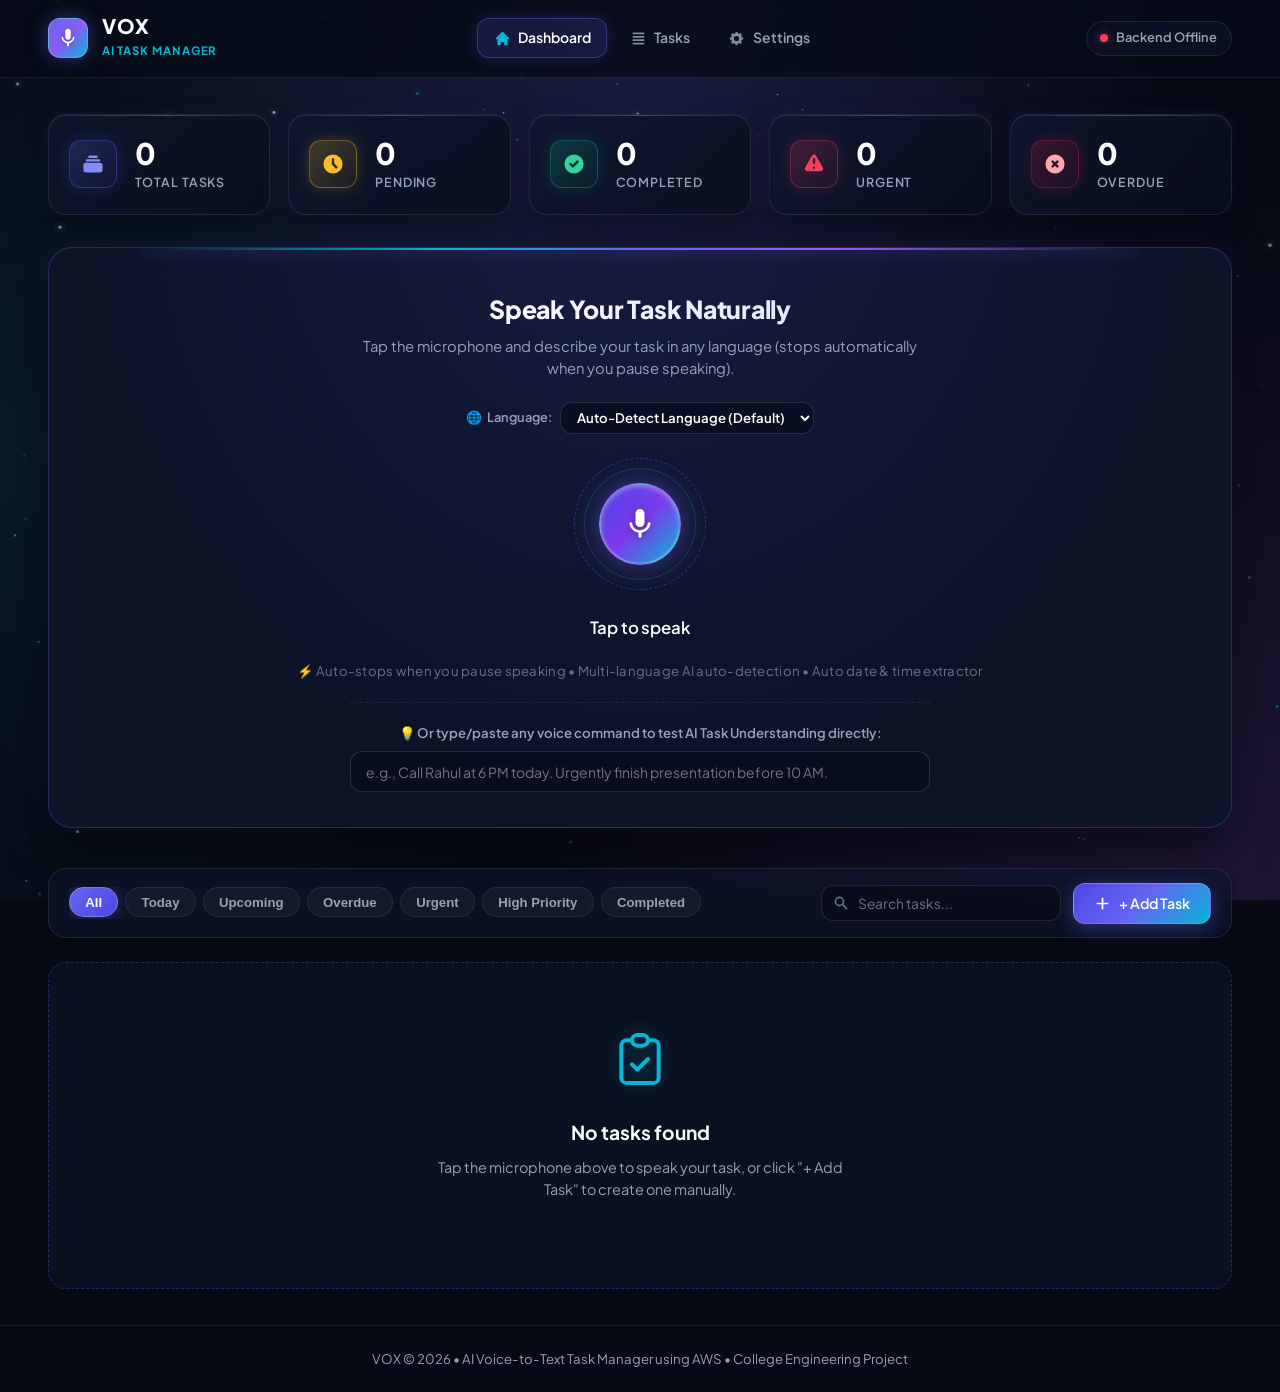
<file: frontend/index.html>
<!DOCTYPE html>
<html lang="en">
<head>
    <meta charset="UTF-8">
    <meta name="viewport" content="width=device-width, initial-scale=1.0">
    <title>VOX - AI Voice-to-Text Task Manager</title>
    <!-- Fonts -->
    <link rel="preconnect" href="https://fonts.googleapis.com">
    <link rel="preconnect" href="https://fonts.gstatic.com" crossorigin>
    <link href="https://fonts.googleapis.com/css2?family=Plus+Jakarta+Sans:wght@400;500;600;700;800&family=JetBrains+Mono:wght@500;700&display=swap" rel="stylesheet">
    <!-- Stylesheets -->
    <link rel="stylesheet" href="css/style.css">
    <link rel="stylesheet" href="css/dashboard.css">
    <link rel="stylesheet" href="css/responsive.css">
</head>
<body>
    <div class="app-container">
        <!-- App Header -->
        <header class="app-header">
            <div class="header-inner">
                <a href="index.html" class="brand">
                    <div class="brand-icon">
                        <svg viewBox="0 0 24 24"><path d="M12 14c1.66 0 3-1.34 3-3V5c0-1.66-1.34-3-3-3S9 3.34 9 5v6c0 1.66 1.34 3 3 3zm5.3-3c0 3-2.54 5.1-5.3 5.1S6.7 14 6.7 11H5c0 3.41 2.72 6.23 6 6.72V21h2v-3.28c3.28-.48 6-3.3 6-6.72h-1.7z"/></svg>
                    </div>
                    <div class="brand-text">
                        <h1>VOX</h1>
                        <span>AI Task Manager</span>
                    </div>
                </a>

                <nav>
                    <ul class="nav-links">
                        <li class="nav-item">
                            <a href="index.html" class="active">
                                <svg viewBox="0 0 20 20" fill="currentColor"><path d="M10.707 2.293a1 1 0 00-1.414 0l-7 7a1 1 0 001.414 1.414L4 10.414V17a1 1 0 001 1h2a1 1 0 001-1v-2a1 1 0 011-1h2a1 1 0 011 1v2a1 1 0 001 1h2a1 1 0 001-1v-6.586l.293.293a1 1 0 001.414-1.414l-7-7z"/></svg>
                                <span>Dashboard</span>
                            </a>
                        </li>
                        <li class="nav-item">
                            <a href="tasks.html">
                                <svg viewBox="0 0 20 20" fill="currentColor"><path fill-rule="evenodd" d="M3 4a1 1 0 011-1h12a1 1 0 110 2H4a1 1 0 01-1-1zm0 4a1 1 0 011-1h12a1 1 0 110 2H4a1 1 0 01-1-1zm0 4a1 1 0 011-1h12a1 1 0 110 2H4a1 1 0 01-1-1zm0 4a1 1 0 011-1h12a1 1 0 110 2H4a1 1 0 01-1-1z" clip-rule="evenodd"/></svg>
                                <span>Tasks</span>
                            </a>
                        </li>
                        <li class="nav-item">
                            <a href="settings.html">
                                <svg viewBox="0 0 20 20" fill="currentColor"><path fill-rule="evenodd" d="M11.49 3.17c-.38-1.56-2.6-1.56-2.98 0a1.532 1.532 0 01-2.286.948c-1.372-.836-2.942.734-2.106 2.106.54.886.061 2.042-.947 2.287-1.561.379-1.561 2.6 0 2.978a1.532 1.532 0 01.947 2.287c-.836 1.372.734 2.942 2.106 2.106a1.532 1.532 0 012.287.947c.379 1.561 2.6 1.561 2.978 0a1.533 1.533 0 012.287-.947c1.372.836 2.942-.734 2.106-2.106a1.533 1.533 0 01.947-2.287c1.561-.379 1.561-2.6 0-2.978a1.532 1.532 0 01-.947-2.287c.836-1.372-.734-2.942-2.106-2.106a1.532 1.532 0 01-2.287-.947zM10 13a3 3 0 100-6 3 3 0 000 6z" clip-rule="evenodd"/></svg>
                                <span>Settings</span>
                            </a>
                        </li>
                    </ul>
                </nav>

                <div class="header-status" id="server-status-pill">
                    <span class="status-dot" id="server-status-dot"></span>
                    <span id="server-status-text">Connecting...</span>
                </div>
            </div>
        </header>

        <!-- Main Dashboard Content -->
        <main class="main-content">
            <!-- 1. Statistics Cards -->
            <section class="stats-grid" aria-label="Dashboard Statistics">
                <div class="stat-card">
                    <div class="stat-icon total">
                        <svg viewBox="0 0 20 20" fill="currentColor"><path d="M7 3a1 1 0 000 2h6a1 1 0 100-2H7zM4 7a1 1 0 011-1h10a1 1 0 110 2H5a1 1 0 01-1-1zM2 11a2 2 0 012-2h12a2 2 0 012 2v4a2 2 0 01-2 2H4a2 2 0 01-2-2v-4z"/></svg>
                    </div>
                    <div class="stat-info">
                        <span class="stat-value" id="stat-total">0</span>
                        <span class="stat-label">Total Tasks</span>
                    </div>
                </div>

                <div class="stat-card">
                    <div class="stat-icon pending">
                        <svg viewBox="0 0 20 20" fill="currentColor"><path fill-rule="evenodd" d="M10 18a8 8 0 100-16 8 8 0 000 16zm1-12a1 1 0 10-2 0v4a1 1 0 00.293.707l2.828 2.829a1 1 0 101.415-1.415L11 9.586V6z" clip-rule="evenodd"/></svg>
                    </div>
                    <div class="stat-info">
                        <span class="stat-value" id="stat-pending">0</span>
                        <span class="stat-label">Pending</span>
                    </div>
                </div>

                <div class="stat-card">
                    <div class="stat-icon completed">
                        <svg viewBox="0 0 20 20" fill="currentColor"><path fill-rule="evenodd" d="M10 18a8 8 0 100-16 8 8 0 000 16zm3.707-9.293a1 1 0 00-1.414-1.414L9 10.586 7.707 9.293a1 1 0 00-1.414 1.414l2 2a1 1 0 001.414 0l4-4z" clip-rule="evenodd"/></svg>
                    </div>
                    <div class="stat-info">
                        <span class="stat-value" id="stat-completed">0</span>
                        <span class="stat-label">Completed</span>
                    </div>
                </div>

                <div class="stat-card">
                    <div class="stat-icon urgent">
                        <svg viewBox="0 0 20 20" fill="currentColor"><path fill-rule="evenodd" d="M8.257 3.099c.765-1.36 2.722-1.36 3.486 0l5.58 9.92c.75 1.334-.213 2.98-1.742 2.98H4.42c-1.53 0-2.493-1.646-1.743-2.98l5.58-9.92zM11 13a1 1 0 11-2 0 1 1 0 012 0zm-1-8a1 1 0 00-1 1v3a1 1 0 002 0V6a1 1 0 00-1-1z" clip-rule="evenodd"/></svg>
                    </div>
                    <div class="stat-info">
                        <span class="stat-value" id="stat-urgent">0</span>
                        <span class="stat-label">Urgent</span>
                    </div>
                </div>

                <div class="stat-card">
                    <div class="stat-icon overdue">
                        <svg viewBox="0 0 20 20" fill="currentColor"><path fill-rule="evenodd" d="M10 18a8 8 0 100-16 8 8 0 000 16zM8.707 7.293a1 1 0 00-1.414 1.414L8.586 10l-1.293 1.293a1 1 0 101.414 1.414L10 11.414l1.293 1.293a1 1 0 001.414-1.414L11.414 10l1.293-1.293a1 1 0 00-1.414-1.414L10 8.586 8.707 7.293z" clip-rule="evenodd"/></svg>
                    </div>
                    <div class="stat-info">
                        <span class="stat-value" id="stat-overdue">0</span>
                        <span class="stat-label">Overdue</span>
                    </div>
                </div>
            </section>

            <!-- 2. Voice Recorder Hero Card -->
            <section class="recorder-card" id="recorder-card">
                <div class="recorder-header">
                    <h2>Speak Your Task Naturally</h2>
                    <p>Tap the microphone and describe your task in any language (stops automatically when you pause speaking).</p>
                </div>

                <!-- Language Selection -->
                <div style="display: flex; justify-content: center; align-items: center; gap: 0.5rem; margin-bottom: 1.25rem;">
                    <label for="pref-speech-language" style="font-size: 0.8rem; font-weight: 600; color: var(--text-muted); display: flex; align-items: center; gap: 0.35rem;">
                        <span>🌐</span> Language:
                    </label>
                    <select id="pref-speech-language" class="form-control" style="width: auto; padding: 0.35rem 0.75rem; font-size: 0.825rem; font-weight: 600;">
                        <option value="auto" selected>Auto-Detect Language (Default)</option>
                        <option value="en-IN">English (India)</option>
                        <option value="en-US">English (US)</option>
                        <option value="hi-IN">Hindi (हिंदी)</option>
                        <option value="es-ES">Spanish (Español)</option>
                        <option value="fr-FR">French (Français)</option>
                        <option value="de-DE">German (Deutsch)</option>
                    </select>
                </div>

                <div class="mic-wrapper">
                    <div class="orbit-ring orbit-ring-1"></div>
                    <div class="orbit-ring orbit-ring-2"></div>
                    <div class="pulse-ring"></div>
                    <button class="mic-button" id="mic-toggle-btn" aria-label="Start Voice Recording">
                        <svg viewBox="0 0 24 24"><path d="M12 14c1.66 0 3-1.34 3-3V5c0-1.66-1.34-3-3-3S9 3.34 9 5v6c0 1.66 1.34 3 3 3zm5.3-3c0 3-2.54 5.1-5.3 5.1S6.7 14 6.7 11H5c0 3.41 2.72 6.23 6 6.72V21h2v-3.28c3.28-.48 6-3.3 6-6.72h-1.7z"/></svg>
                    </button>
                </div>

                <div class="recorder-status-text" id="recorder-status">Tap to speak</div>
                <div class="recorder-timer" id="recorder-timer">00:00</div>

                <!-- Animated Sound Wave Indicator -->
                <div class="sound-wave" id="sound-wave">
                    <span></span><span></span><span></span><span></span><span></span><span></span><span></span>
                </div>

                <div class="recorder-actions">
                    <button class="btn btn-danger btn-sm" id="mic-stop-btn">
                        <svg viewBox="0 0 20 20" fill="currentColor"><path fill-rule="evenodd" d="M10 18a8 8 0 100-16 8 8 0 000 16zM8 7a1 1 0 00-1 1v4a1 1 0 001 1h4a1 1 0 001-1V8a1 1 0 00-1-1H8z" clip-rule="evenodd"/></svg>
                        Stop Recording
                    </button>
                </div>

                <div class="recorder-hints">
                    ⚡ Auto-stops when you pause speaking &bull; Multi-language AI auto-detection &bull; Auto date &amp; time extractor
                </div>

                <!-- Direct Natural Language Command Test Input -->
                <div style="margin-top: 1.25rem; padding-top: 1.25rem; border-top: 1px dashed var(--border); max-width: 580px; margin-left: auto; margin-right: auto;">
                    <div style="font-size: 0.825rem; font-weight: 600; color: var(--text-muted); margin-bottom: 0.5rem;">
                        💡 Or type/paste any voice command to test AI Task Understanding directly:
                    </div>
                    <form id="text-command-form">
                        <input type="text" id="text-command-input" class="form-control" style="font-size: 0.875rem;" placeholder="e.g., Call Rahul at 6 PM today. Urgently finish presentation before 10 AM.">
                    </form>
                </div>
            </section>

            <!-- 3. Tasks Toolbar (Filter Pills, Search, Add Task) -->
            <section class="tasks-toolbar">
                <div class="filter-pills" id="filter-pills">
                    <button class="filter-pill active" data-filter="all">All</button>
                    <button class="filter-pill" data-filter="today">Today</button>
                    <button class="filter-pill" data-filter="upcoming">Upcoming</button>
                    <button class="filter-pill" data-filter="overdue">Overdue</button>
                    <button class="filter-pill" data-filter="urgent">Urgent</button>
                    <button class="filter-pill" data-filter="high">High Priority</button>
                    <button class="filter-pill" data-filter="completed">Completed</button>
                </div>

                <div style="display: flex; gap: 0.75rem; align-items: center;">
                    <div class="search-box">
                        <svg viewBox="0 0 20 20" fill="currentColor"><path fill-rule="evenodd" d="M8 4a4 4 0 100 8 4 4 0 000-8zM2 8a6 6 0 1110.89 3.476l4.817 4.817a1 1 0 01-1.414 1.414l-4.816-4.816A6 6 0 012 8z" clip-rule="evenodd"/></svg>
                        <input type="text" id="task-search-input" placeholder="Search tasks...">
                    </div>

                    <button class="btn btn-primary" id="open-add-modal-btn">
                        <svg viewBox="0 0 20 20" fill="currentColor"><path fill-rule="evenodd" d="M10 3a1 1 0 011 1v5h5a1 1 0 110 2h-5v5a1 1 0 11-2 0v-5H4a1 1 0 110-2h5V4a1 1 0 011-1z" clip-rule="evenodd"/></svg>
                        <span>+ Add Task</span>
                    </button>
                </div>
            </section>

            <!-- 4. Tasks Container -->
            <section class="tasks-container" id="tasks-container">
                <!-- Dynamically populated via JavaScript -->
                <div class="empty-state" id="tasks-empty-state">
                    <svg class="empty-state-icon" viewBox="0 0 24 24" fill="none" stroke="currentColor" stroke-width="1.5"><path stroke-linecap="round" stroke-linejoin="round" d="M9 5H7a2 2 0 00-2 2v12a2 2 0 002 2h10a2 2 0 002-2V7a2 2 0 00-2-2h-2M9 5a2 2 0 002 2h2a2 2 0 002-2M9 5a2 2 0 012-2h2a2 2 0 012 2m-6 9l2 2 4-4"/></svg>
                    <h3>No tasks found</h3>
                    <p>Tap the microphone above to speak your task, or click "+ Add Task" to create one manually.</p>
                </div>
            </section>
        </main>

        <!-- ==============================================================================
             MODAL 1: TASK DETECTED PREVIEW & DIRECT EDIT POPUP (Human-in-the-Loop)
             ============================================================================== -->
        <div class="modal-overlay" id="preview-modal">
            <div class="modal-content">
                <div class="modal-header">
                    <h3>
                        <span style="color: var(--accent-cyan); font-size: 1.3rem;">⚡</span>
                        Task Detected
                    </h3>
                    <div style="display: flex; align-items: center; gap: 0.75rem;">
                        <span class="cyber-chip" id="preview-language-chip">🌐 Auto-Detected</span>
                        <button class="modal-close" onclick="closeModal('preview-modal')">&times;</button>
                    </div>
                </div>
                <div class="modal-body">
                    <p style="font-size: 0.875rem; color: var(--text-muted); margin-bottom: 0.85rem;">
                        Our AI caught the following details. You can adjust the date, time, or title before assigning:
                    </p>

                    <!-- Original Voice Transcription Box -->
                    <div class="transcript-quote-box">
                        <div style="font-size: 0.72rem; text-transform: uppercase; color: var(--accent-cyan); font-weight: 700; margin-bottom: 0.25rem; letter-spacing: 0.05em;">
                            🎙️ Original Voice Transcription
                        </div>
                        <div class="transcript-quote" id="preview-transcript">"..."</div>
                    </div>

                    <!-- Direct In-Place Editable Fields -->
                    <div class="form-group">
                        <label for="preview-edit-title">
                            <span>Task Title *</span>
                            <span class="auto-badge">AI Extracted</span>
                        </label>
                        <input type="text" id="preview-edit-title" class="form-control" required placeholder="e.g., Submit DBMS Assignment" maxlength="200">
                    </div>

                    <div class="form-row">
                        <div class="form-group">
                            <label for="preview-edit-date">
                                <span>Due Date</span>
                                <span class="auto-badge">Auto-Caught</span>
                            </label>
                            <input type="date" id="preview-edit-date" class="form-control">
                        </div>
                        <div class="form-group">
                            <label for="preview-edit-time">
                                <span>Due Time</span>
                                <span class="auto-badge">Auto-Caught</span>
                            </label>
                            <input type="time" id="preview-edit-time" class="form-control">
                        </div>
                    </div>

                    <div class="form-row">
                        <div class="form-group">
                            <label for="preview-edit-priority">
                                <span>Priority</span>
                                <span class="auto-badge">AI Extracted</span>
                            </label>
                            <select id="preview-edit-priority" class="form-control">
                                <option value="LOW">Low</option>
                                <option value="MEDIUM">Medium</option>
                                <option value="HIGH">High</option>
                                <option value="CRITICAL">Critical</option>
                            </select>
                        </div>
                        <div class="form-group">
                            <label for="preview-edit-category">
                                <span>Category</span>
                                <span class="auto-badge">AI Extracted</span>
                            </label>
                            <select id="preview-edit-category" class="form-control">
                                <option value="College">College</option>
                                <option value="Work">Work</option>
                                <option value="Personal">Personal</option>
                                <option value="Shopping">Shopping</option>
                                <option value="Health">Health</option>
                                <option value="Finance">Finance</option>
                                <option value="Meeting">Meeting</option>
                                <option value="Study">Study</option>
                                <option value="Other">Other</option>
                            </select>
                        </div>
                    </div>

                    <div class="form-group" style="margin-bottom: 0.5rem;">
                        <label class="form-checkbox">
                            <input type="checkbox" id="preview-edit-urgent">
                            <span style="font-weight: 600; color: var(--color-urgent);">⚡ Mark as Urgent (Requires immediate attention)</span>
                        </label>
                    </div>
                </div>
                <div class="modal-footer">
                    <button type="button" class="btn btn-secondary" onclick="closeModal('preview-modal')">Discard</button>
                    <button type="button" class="btn btn-primary" id="preview-confirm-btn" style="background: linear-gradient(135deg, var(--accent-cyan), var(--primary)); border-color: rgba(255,255,255,0.25); box-shadow: 0 0 20px rgba(6, 182, 212, 0.4);">
                        <svg viewBox="0 0 20 20" fill="currentColor" width="16" height="16"><path fill-rule="evenodd" d="M10 18a8 8 0 100-16 8 8 0 000 16zm3.707-9.293a1 1 0 00-1.414-1.414L9 10.586 7.707 9.293a1 1 0 00-1.414 1.414l2 2a1 1 0 001.414 0l4-4z" clip-rule="evenodd"/></svg>
                        <span>🚀 Confirm &amp; Assign Task</span>
                    </button>
                </div>
            </div>
        </div>

        <!-- ==============================================================================
             MODAL 2: ADD / EDIT TASK FORM
             ============================================================================== -->
        <div class="modal-overlay" id="task-form-modal">
            <div class="modal-content">
                <div class="modal-header">
                    <h3 id="form-modal-title">Create New Task</h3>
                    <button class="modal-close" onclick="closeModal('task-form-modal')">&times;</button>
                </div>
                <form id="task-form">
                    <div class="modal-body">
                        <input type="hidden" id="form-task-id">

                        <div class="form-group">
                            <label for="form-title">Task Title *</label>
                            <input type="text" id="form-title" class="form-control" placeholder="e.g., Submit DBMS assignment" required maxlength="200">
                        </div>

                        <div class="form-group">
                            <label for="form-description">Description</label>
                            <textarea id="form-description" class="form-control" rows="2" placeholder="Optional notes or details..."></textarea>
                        </div>

                        <div class="form-row">
                            <div class="form-group">
                                <label for="form-due-date">Due Date</label>
                                <input type="date" id="form-due-date" class="form-control">
                            </div>
                            <div class="form-group">
                                <label for="form-due-time">Due Time</label>
                                <input type="time" id="form-due-time" class="form-control">
                            </div>
                        </div>

                        <div class="form-row">
                            <div class="form-group">
                                <label for="form-priority">Priority</label>
                                <select id="form-priority" class="form-control">
                                    <option value="LOW">Low</option>
                                    <option value="MEDIUM" selected>Medium</option>
                                    <option value="HIGH">High</option>
                                    <option value="CRITICAL">Critical</option>
                                </select>
                            </div>
                            <div class="form-group">
                                <label for="form-category">Category</label>
                                <select id="form-category" class="form-control">
                                    <option value="College" selected>College</option>
                                    <option value="Work">Work</option>
                                    <option value="Personal">Personal</option>
                                    <option value="Shopping">Shopping</option>
                                    <option value="Health">Health</option>
                                    <option value="Finance">Finance</option>
                                    <option value="Meeting">Meeting</option>
                                    <option value="Study">Study</option>
                                    <option value="Other">Other</option>
                                </select>
                            </div>
                        </div>

                        <div class="form-group">
                            <label class="form-checkbox">
                                <input type="checkbox" id="form-urgent">
                                <span style="font-weight: 600; color: var(--color-urgent);">Mark as Urgent (requires immediate attention)</span>
                            </label>
                        </div>
                    </div>
                    <div class="modal-footer">
                        <button type="button" class="btn btn-secondary" onclick="closeModal('task-form-modal')">Cancel</button>
                        <button type="submit" class="btn btn-primary" id="form-submit-btn">Save Task</button>
                    </div>
                </form>
            </div>
        </div>

        <!-- ==============================================================================
             MODAL 3: DELETE CONFIRMATION
             ============================================================================== -->
        <div class="modal-overlay" id="delete-modal">
            <div class="modal-content" style="max-width: 420px;">
                <div class="modal-header">
                    <h3 style="color: var(--color-urgent);">Delete Task</h3>
                    <button class="modal-close" onclick="closeModal('delete-modal')">&times;</button>
                </div>
                <div class="modal-body">
                    <p style="font-size: 0.95rem; color: var(--text-main); margin-bottom: 0.5rem;">
                        Are you sure you want to delete this task?
                    </p>
                    <p style="font-size: 0.85rem; color: var(--text-muted);">
                        This action is irreversible and the task will be permanently removed.
                    </p>
                    <input type="hidden" id="delete-task-id">
                </div>
                <div class="modal-footer">
                    <button class="btn btn-secondary" onclick="closeModal('delete-modal')">Cancel</button>
                    <button class="btn btn-danger" id="confirm-delete-btn">Delete Permanently</button>
                </div>
            </div>
        </div>

        <!-- Toast Notifications Container -->
        <div id="toast-container" aria-live="polite"></div>

        <!-- Footer -->
        <footer class="app-footer">
            <p>VOX &copy; 2026 &bull; AI Voice-to-Text Task Manager using AWS &bull; College Engineering Project</p>
        </footer>
    </div>

    <!-- Application JavaScript Modules -->
    <script src="js/utils.js"></script>
    <script src="js/api.js"></script>
    <script src="js/recorder.js"></script>
    <script src="js/dashboard.js"></script>
    <script src="js/space.js"></script>
</body>
</html>
</file>
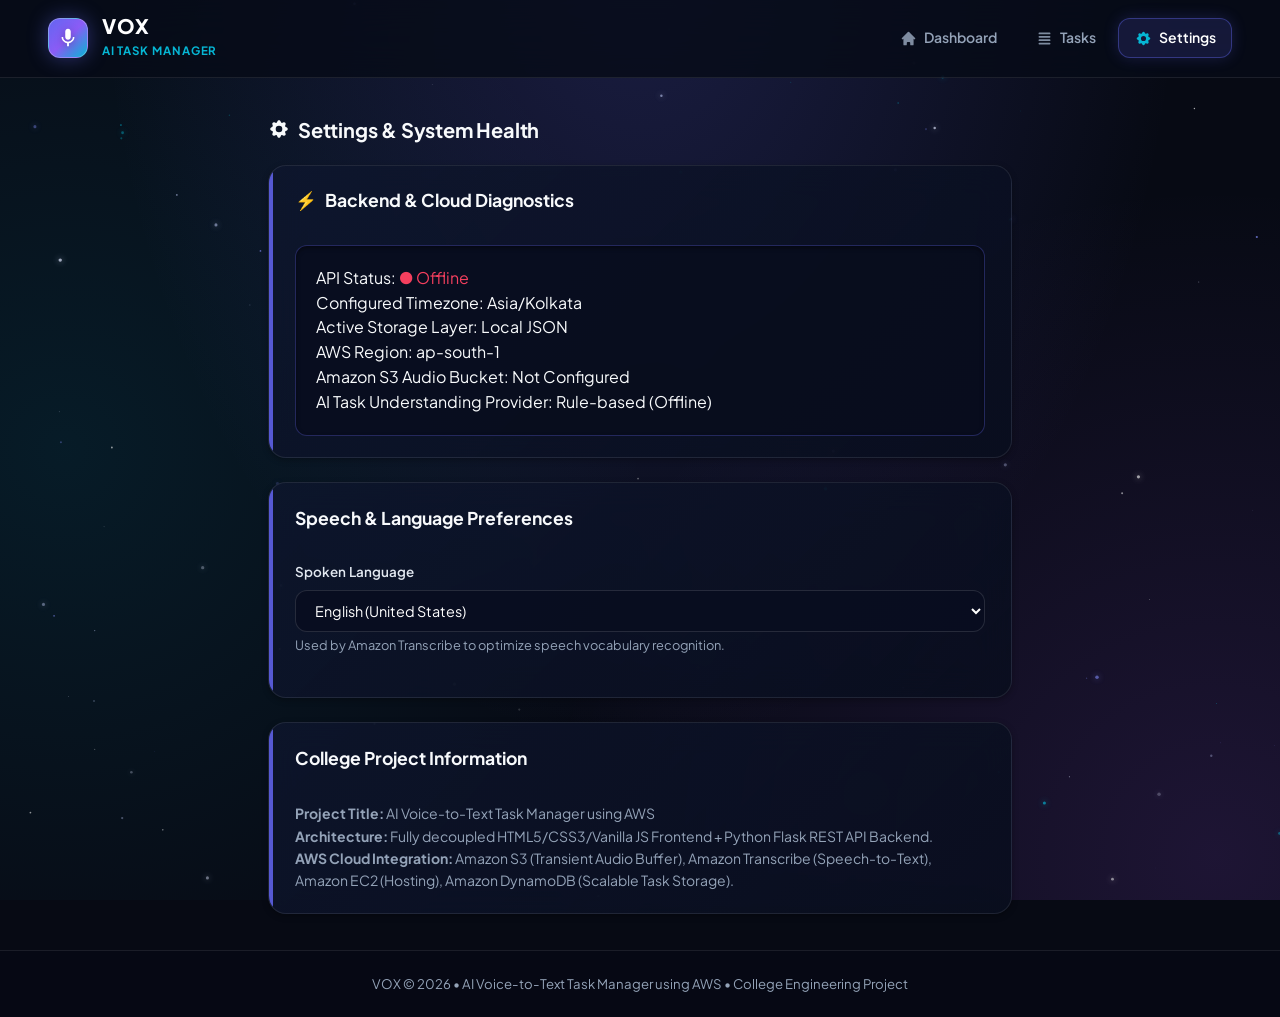
<file: frontend/settings.html>
<!DOCTYPE html>
<html lang="en">
<head>
    <meta charset="UTF-8">
    <meta name="viewport" content="width=device-width, initial-scale=1.0">
    <title>Settings - VOX Task Manager</title>
    <!-- Fonts -->
    <link rel="preconnect" href="https://fonts.googleapis.com">
    <link rel="preconnect" href="https://fonts.gstatic.com" crossorigin>
    <link href="https://fonts.googleapis.com/css2?family=Plus+Jakarta+Sans:wght@400;500;600;700;800&family=JetBrains+Mono:wght@500;700&display=swap" rel="stylesheet">
    <!-- Stylesheets -->
    <link rel="stylesheet" href="css/style.css">
    <link rel="stylesheet" href="css/dashboard.css">
    <link rel="stylesheet" href="css/responsive.css">
</head>
<body>
    <div class="app-container">
        <!-- Header -->
        <header class="app-header">
            <div class="header-inner">
                <a href="index.html" class="brand">
                    <div class="brand-icon">
                        <svg viewBox="0 0 24 24"><path d="M12 14c1.66 0 3-1.34 3-3V5c0-1.66-1.34-3-3-3S9 3.34 9 5v6c0 1.66 1.34 3 3 3zm5.3-3c0 3-2.54 5.1-5.3 5.1S6.7 14 6.7 11H5c0 3.41 2.72 6.23 6 6.72V21h2v-3.28c3.28-.48 6-3.3 6-6.72h-1.7z"/></svg>
                    </div>
                    <div class="brand-text">
                        <h1>VOX</h1>
                        <span>AI Task Manager</span>
                    </div>
                </a>

                <nav>
                    <ul class="nav-links">
                        <li class="nav-item">
                            <a href="index.html">
                                <svg viewBox="0 0 20 20" fill="currentColor"><path d="M10.707 2.293a1 1 0 00-1.414 0l-7 7a1 1 0 001.414 1.414L4 10.414V17a1 1 0 001 1h2a1 1 0 001-1v-2a1 1 0 011-1h2a1 1 0 011 1v2a1 1 0 001 1h2a1 1 0 001-1v-6.586l.293.293a1 1 0 001.414-1.414l-7-7z"/></svg>
                                <span>Dashboard</span>
                            </a>
                        </li>
                        <li class="nav-item">
                            <a href="tasks.html">
                                <svg viewBox="0 0 20 20" fill="currentColor"><path fill-rule="evenodd" d="M3 4a1 1 0 011-1h12a1 1 0 110 2H4a1 1 0 01-1-1zm0 4a1 1 0 011-1h12a1 1 0 110 2H4a1 1 0 01-1-1zm0 4a1 1 0 011-1h12a1 1 0 110 2H4a1 1 0 01-1-1zm0 4a1 1 0 011-1h12a1 1 0 110 2H4a1 1 0 01-1-1z" clip-rule="evenodd"/></svg>
                                <span>Tasks</span>
                            </a>
                        </li>
                        <li class="nav-item">
                            <a href="settings.html" class="active">
                                <svg viewBox="0 0 20 20" fill="currentColor"><path fill-rule="evenodd" d="M11.49 3.17c-.38-1.56-2.6-1.56-2.98 0a1.532 1.532 0 01-2.286.948c-1.372-.836-2.942.734-2.106 2.106.54.886.061 2.042-.947 2.287-1.561.379-1.561 2.6 0 2.978a1.532 1.532 0 01.947 2.287c-.836 1.372.734 2.942 2.106 2.106a1.532 1.532 0 012.287.947c.379 1.561 2.6 1.561 2.978 0a1.533 1.533 0 012.287-.947c1.372.836 2.942-.734 2.106-2.106a1.533 1.533 0 01.947-2.287c1.561-.379 1.561-2.6 0-2.978a1.532 1.532 0 01-.947-2.287c.836-1.372-.734-2.942-2.106-2.106a1.532 1.532 0 01-2.287-.947zM10 13a3 3 0 100-6 3 3 0 000 6z" clip-rule="evenodd"/></svg>
                                <span>Settings</span>
                            </a>
                        </li>
                    </ul>
                </nav>
            </div>
        </header>

        <!-- Main Content -->
        <main class="main-content" style="max-width: 800px;">
            <div class="section-header">
                <h2 class="section-title">
                    <svg viewBox="0 0 20 20" fill="currentColor" width="22" height="22"><path fill-rule="evenodd" d="M11.49 3.17c-.38-1.56-2.6-1.56-2.98 0a1.532 1.532 0 01-2.286.948c-1.372-.836-2.942.734-2.106 2.106.54.886.061 2.042-.947 2.287-1.561.379-1.561 2.6 0 2.978a1.532 1.532 0 01.947 2.287c-.836 1.372.734 2.942 2.106 2.106a1.532 1.532 0 012.287.947c.379 1.561 2.6 1.561 2.978 0a1.533 1.533 0 012.287-.947c1.372.836 2.942-.734 2.106-2.106a1.533 1.533 0 01.947-2.287c1.561-.379 1.561-2.6 0-2.978a1.532 1.532 0 01-.947-2.287c.836-1.372-.734-2.942-2.106-2.106a1.532 1.532 0 01-2.287-.947zM10 13a3 3 0 100-6 3 3 0 000 6z" clip-rule="evenodd"/></svg>
                    Settings & System Health
                </h2>
            </div>

            <!-- Server Status & Diagnostics Card -->
            <div class="task-card" style="margin-bottom: 1.5rem; flex-direction: column;">
                <h3 style="font-size: 1.1rem; font-weight: 700; margin-bottom: 0.75rem; display: flex; align-items: center; gap: 0.5rem;">
                    <span>⚡</span>
                    Backend & Cloud Diagnostics
                </h3>

                <div class="preview-summary" style="width: 100%; margin-bottom: 0;">
                    <div class="preview-row">
                        <span class="preview-row-label">API Status:</span>
                        <span class="preview-row-value" id="diag-status">Checking...</span>
                    </div>
                    <div class="preview-row">
                        <span class="preview-row-label">Configured Timezone:</span>
                        <span class="preview-row-value" id="diag-timezone">Asia/Kolkata</span>
                    </div>
                    <div class="preview-row">
                        <span class="preview-row-label">Active Storage Layer:</span>
                        <span class="preview-row-value" id="diag-storage">Local JSON</span>
                    </div>
                    <div class="preview-row">
                        <span class="preview-row-label">AWS Region:</span>
                        <span class="preview-row-value" id="diag-region">ap-south-1</span>
                    </div>
                    <div class="preview-row">
                        <span class="preview-row-label">Amazon S3 Audio Bucket:</span>
                        <span class="preview-row-value" id="diag-s3">Not Configured</span>
                    </div>
                    <div class="preview-row">
                        <span class="preview-row-label">AI Task Understanding Provider:</span>
                        <span class="preview-row-value" id="diag-ai">Rule-based (Offline)</span>
                    </div>
                </div>
            </div>

            <!-- App Preferences Card -->
            <div class="task-card" style="margin-bottom: 1.5rem; flex-direction: column;">
                <h3 style="font-size: 1.1rem; font-weight: 700; margin-bottom: 0.75rem;">
                    Speech & Language Preferences
                </h3>

                <div class="form-group" style="width: 100%;">
                    <label for="pref-language">Spoken Language</label>
                    <select id="pref-language" class="form-control">
                        <option value="en-US" selected>English (United States)</option>
                        <option value="en-IN">English (India)</option>
                        <option value="en-GB">English (United Kingdom)</option>
                    </select>
                    <small style="color: var(--text-muted); font-size: 0.8rem; margin-top: 0.25rem; display: block;">
                        Used by Amazon Transcribe to optimize speech vocabulary recognition.
                    </small>
                </div>
            </div>

            <!-- College Project Architecture Summary -->
            <div class="task-card" style="flex-direction: column;">
                <h3 style="font-size: 1.1rem; font-weight: 700; margin-bottom: 0.75rem;">
                    College Project Information
                </h3>
                <p style="font-size: 0.875rem; color: var(--text-muted); line-height: 1.6;">
                    <strong>Project Title:</strong> AI Voice-to-Text Task Manager using AWS<br>
                    <strong>Architecture:</strong> Fully decoupled HTML5/CSS3/Vanilla JS Frontend + Python Flask REST API Backend.<br>
                    <strong>AWS Cloud Integration:</strong> Amazon S3 (Transient Audio Buffer), Amazon Transcribe (Speech-to-Text), Amazon EC2 (Hosting), Amazon DynamoDB (Scalable Task Storage).
                </p>
            </div>
        </main>

        <div id="toast-container" aria-live="polite"></div>

        <footer class="app-footer">
            <p>VOX &copy; 2026 &bull; AI Voice-to-Text Task Manager using AWS &bull; College Engineering Project</p>
        </footer>
    </div>

    <!-- Scripts -->
    <script src="js/utils.js"></script>
    <script src="js/api.js"></script>
    <script>
        document.addEventListener('DOMContentLoaded', async () => {
            const diagStatus = document.getElementById('diag-status');
            const diagTimezone = document.getElementById('diag-timezone');
            const diagStorage = document.getElementById('diag-storage');
            const diagRegion = document.getElementById('diag-region');
            const diagS3 = document.getElementById('diag-s3');
            const diagAi = document.getElementById('diag-ai');

            try {
                const res = await Api.checkHealth();
                if (res && res.success) {
                    diagStatus.innerHTML = '<span style="color: var(--color-low);">● Online</span>';
                    diagTimezone.textContent = res.data.config.timezone || 'Asia/Kolkata';
                    diagStorage.textContent = res.data.config.storage_backend === 'dynamodb' ? 'Amazon DynamoDB' : 'Local JSON Store';
                    diagRegion.textContent = res.data.config.aws_region || 'ap-south-1';
                    diagS3.textContent = res.data.config.aws_s3_configured ? 'Configured' : 'Not Connected (Using local uploads)';
                    diagAi.textContent = res.data.config.ai_parser_provider;
                } else {
                    diagStatus.innerHTML = '<span style="color: var(--color-urgent);">● Offline</span>';
                }
            } catch {
                diagStatus.innerHTML = '<span style="color: var(--color-urgent);">● Offline</span>';
            }
        });
    </script>
    <script src="js/space.js"></script>
</body>
</html>
</file>
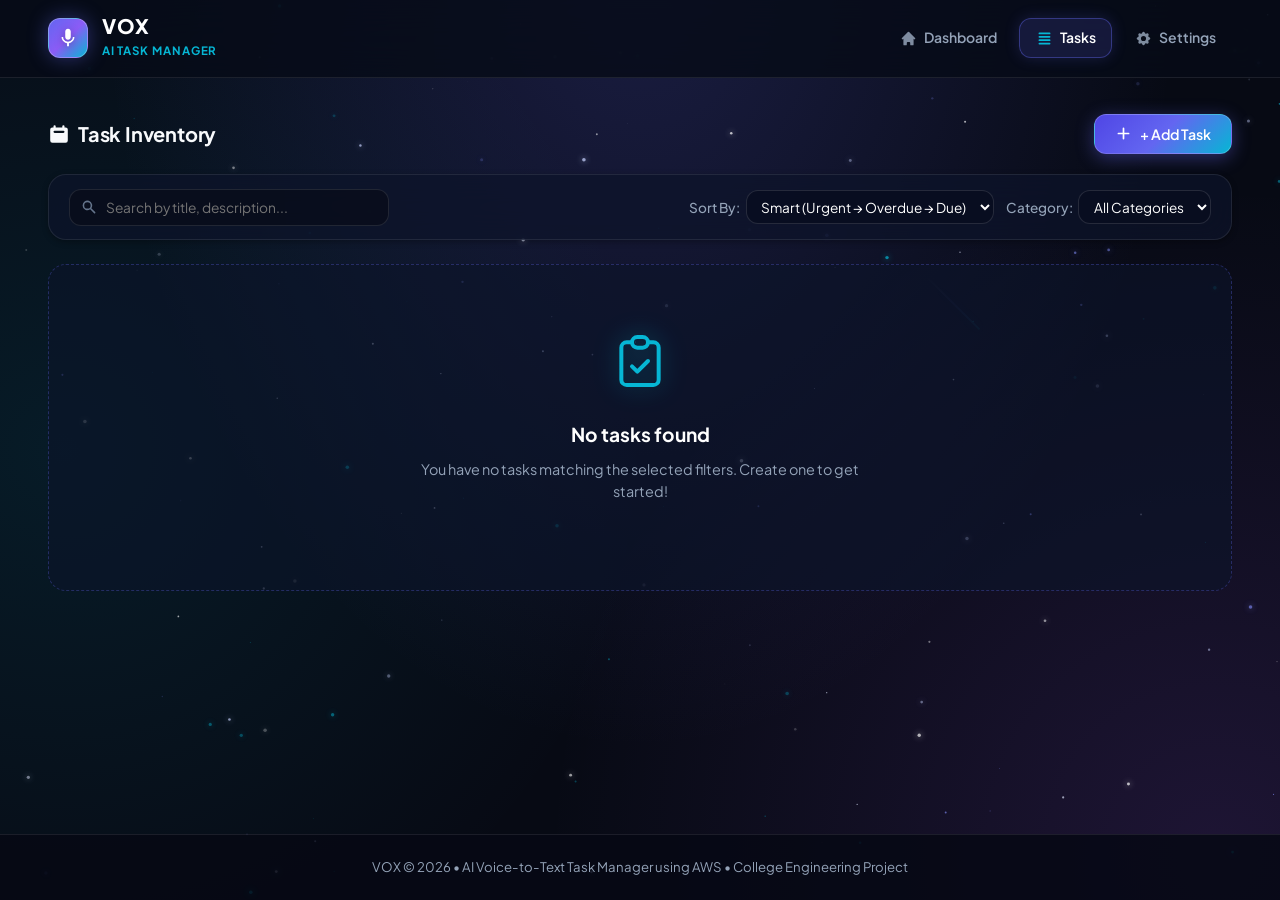
<file: frontend/tasks.html>
<!DOCTYPE html>
<html lang="en">
<head>
    <meta charset="UTF-8">
    <meta name="viewport" content="width=device-width, initial-scale=1.0">
    <title>All Tasks - VOX Task Manager</title>
    <!-- Fonts -->
    <link rel="preconnect" href="https://fonts.googleapis.com">
    <link rel="preconnect" href="https://fonts.gstatic.com" crossorigin>
    <link href="https://fonts.googleapis.com/css2?family=Plus+Jakarta+Sans:wght@400;500;600;700;800&family=JetBrains+Mono:wght@500;700&display=swap" rel="stylesheet">
    <!-- Stylesheets -->
    <link rel="stylesheet" href="css/style.css">
    <link rel="stylesheet" href="css/dashboard.css">
    <link rel="stylesheet" href="css/responsive.css">
</head>
<body>
    <div class="app-container">
        <!-- Header -->
        <header class="app-header">
            <div class="header-inner">
                <a href="index.html" class="brand">
                    <div class="brand-icon">
                        <svg viewBox="0 0 24 24"><path d="M12 14c1.66 0 3-1.34 3-3V5c0-1.66-1.34-3-3-3S9 3.34 9 5v6c0 1.66 1.34 3 3 3zm5.3-3c0 3-2.54 5.1-5.3 5.1S6.7 14 6.7 11H5c0 3.41 2.72 6.23 6 6.72V21h2v-3.28c3.28-.48 6-3.3 6-6.72h-1.7z"/></svg>
                    </div>
                    <div class="brand-text">
                        <h1>VOX</h1>
                        <span>AI Task Manager</span>
                    </div>
                </a>

                <nav>
                    <ul class="nav-links">
                        <li class="nav-item">
                            <a href="index.html">
                                <svg viewBox="0 0 20 20" fill="currentColor"><path d="M10.707 2.293a1 1 0 00-1.414 0l-7 7a1 1 0 001.414 1.414L4 10.414V17a1 1 0 001 1h2a1 1 0 001-1v-2a1 1 0 011-1h2a1 1 0 011 1v2a1 1 0 001 1h2a1 1 0 001-1v-6.586l.293.293a1 1 0 001.414-1.414l-7-7z"/></svg>
                                <span>Dashboard</span>
                            </a>
                        </li>
                        <li class="nav-item">
                            <a href="tasks.html" class="active">
                                <svg viewBox="0 0 20 20" fill="currentColor"><path fill-rule="evenodd" d="M3 4a1 1 0 011-1h12a1 1 0 110 2H4a1 1 0 01-1-1zm0 4a1 1 0 011-1h12a1 1 0 110 2H4a1 1 0 01-1-1zm0 4a1 1 0 011-1h12a1 1 0 110 2H4a1 1 0 01-1-1zm0 4a1 1 0 011-1h12a1 1 0 110 2H4a1 1 0 01-1-1z" clip-rule="evenodd"/></svg>
                                <span>Tasks</span>
                            </a>
                        </li>
                        <li class="nav-item">
                            <a href="settings.html">
                                <svg viewBox="0 0 20 20" fill="currentColor"><path fill-rule="evenodd" d="M11.49 3.17c-.38-1.56-2.6-1.56-2.98 0a1.532 1.532 0 01-2.286.948c-1.372-.836-2.942.734-2.106 2.106.54.886.061 2.042-.947 2.287-1.561.379-1.561 2.6 0 2.978a1.532 1.532 0 01.947 2.287c-.836 1.372.734 2.942 2.106 2.106a1.532 1.532 0 012.287.947c.379 1.561 2.6 1.561 2.978 0a1.533 1.533 0 012.287-.947c1.372.836 2.942-.734 2.106-2.106a1.533 1.533 0 01.947-2.287c1.561-.379 1.561-2.6 0-2.978a1.532 1.532 0 01-.947-2.287c.836-1.372-.734-2.942-2.106-2.106a1.532 1.532 0 01-2.287-.947zM10 13a3 3 0 100-6 3 3 0 000 6z" clip-rule="evenodd"/></svg>
                                <span>Settings</span>
                            </a>
                        </li>
                    </ul>
                </nav>
            </div>
        </header>

        <!-- Main Content -->
        <main class="main-content">
            <div class="section-header">
                <h2 class="section-title">
                    <svg viewBox="0 0 20 20" fill="currentColor" width="22" height="22"><path fill-rule="evenodd" d="M6 2a1 1 0 00-1 1v1H4a2 2 0 00-2 2v10a2 2 0 002 2h12a2 2 0 002-2V6a2 2 0 00-2-2h-1V3a1 1 0 10-2 0v1H7V3a1 1 0 00-1-1zm0 5a1 1 0 000 2h8a1 1 0 100-2H6z" clip-rule="evenodd"/></svg>
                    Task Inventory
                </h2>

                <button class="btn btn-primary" id="open-add-modal-btn">
                    <svg viewBox="0 0 20 20" fill="currentColor"><path fill-rule="evenodd" d="M10 3a1 1 0 011 1v5h5a1 1 0 110 2h-5v5a1 1 0 11-2 0v-5H4a1 1 0 110-2h5V4a1 1 0 011-1z" clip-rule="evenodd"/></svg>
                    <span>+ Add Task</span>
                </button>
            </div>

            <!-- Sorting & Filtering Controls Bar -->
            <section class="tasks-toolbar" style="margin-bottom: 1.5rem;">
                <div class="search-box" style="flex: 1; max-width: 320px;">
                    <svg viewBox="0 0 20 20" fill="currentColor"><path fill-rule="evenodd" d="M8 4a4 4 0 100 8 4 4 0 000-8zM2 8a6 6 0 1110.89 3.476l4.817 4.817a1 1 0 01-1.414 1.414l-4.816-4.816A6 6 0 012 8z" clip-rule="evenodd"/></svg>
                    <input type="text" id="task-search-input" placeholder="Search by title, description...">
                </div>

                <div style="display: flex; gap: 0.75rem; flex-wrap: wrap; align-items: center;">
                    <div style="display: flex; align-items: center; gap: 0.35rem; font-size: 0.85rem; font-weight: 500; color: var(--text-muted);">
                        <span>Sort By:</span>
                        <select id="sort-select" class="form-control" style="padding: 0.4rem 0.65rem; font-size: 0.85rem; width: auto;">
                            <option value="smart" selected>Smart (Urgent &rarr; Overdue &rarr; Due)</option>
                            <option value="dueDate">Due Date (Earliest)</option>
                            <option value="priority">Priority (Highest)</option>
                            <option value="created">Created Date (Newest)</option>
                        </select>
                    </div>

                    <div style="display: flex; align-items: center; gap: 0.35rem; font-size: 0.85rem; font-weight: 500; color: var(--text-muted);">
                        <span>Category:</span>
                        <select id="category-filter-select" class="form-control" style="padding: 0.4rem 0.65rem; font-size: 0.85rem; width: auto;">
                            <option value="all" selected>All Categories</option>
                            <option value="College">College</option>
                            <option value="Work">Work</option>
                            <option value="Personal">Personal</option>
                            <option value="Shopping">Shopping</option>
                            <option value="Health">Health</option>
                            <option value="Finance">Finance</option>
                            <option value="Meeting">Meeting</option>
                            <option value="Study">Study</option>
                            <option value="Other">Other</option>
                        </select>
                    </div>
                </div>
            </section>

            <!-- Tasks Container -->
            <section class="tasks-container" id="tasks-container">
                <div class="empty-state" id="tasks-empty-state">
                    <svg class="empty-state-icon" viewBox="0 0 24 24" fill="none" stroke="currentColor" stroke-width="1.5"><path stroke-linecap="round" stroke-linejoin="round" d="M9 5H7a2 2 0 00-2 2v12a2 2 0 002 2h10a2 2 0 002-2V7a2 2 0 00-2-2h-2M9 5a2 2 0 002 2h2a2 2 0 002-2M9 5a2 2 0 012-2h2a2 2 0 012 2m-6 9l2 2 4-4"/></svg>
                    <h3>No tasks found</h3>
                    <p>You have no tasks matching the selected filters. Create one to get started!</p>
                </div>
            </section>
        </main>

        <!-- ADD / EDIT TASK MODAL -->
        <div class="modal-overlay" id="task-form-modal">
            <div class="modal-content">
                <div class="modal-header">
                    <h3 id="form-modal-title">Create New Task</h3>
                    <button class="modal-close" onclick="closeModal('task-form-modal')">&times;</button>
                </div>
                <form id="task-form">
                    <div class="modal-body">
                        <input type="hidden" id="form-task-id">

                        <div class="form-group">
                            <label for="form-title">Task Title *</label>
                            <input type="text" id="form-title" class="form-control" placeholder="e.g., Submit DBMS assignment" required maxlength="200">
                        </div>

                        <div class="form-group">
                            <label for="form-description">Description</label>
                            <textarea id="form-description" class="form-control" rows="2" placeholder="Optional notes or details..."></textarea>
                        </div>

                        <div class="form-row">
                            <div class="form-group">
                                <label for="form-due-date">Due Date</label>
                                <input type="date" id="form-due-date" class="form-control">
                            </div>
                            <div class="form-group">
                                <label for="form-due-time">Due Time</label>
                                <input type="time" id="form-due-time" class="form-control">
                            </div>
                        </div>

                        <div class="form-row">
                            <div class="form-group">
                                <label for="form-priority">Priority</label>
                                <select id="form-priority" class="form-control">
                                    <option value="LOW">Low</option>
                                    <option value="MEDIUM" selected>Medium</option>
                                    <option value="HIGH">High</option>
                                    <option value="CRITICAL">Critical</option>
                                </select>
                            </div>
                            <div class="form-group">
                                <label for="form-category">Category</label>
                                <select id="form-category" class="form-control">
                                    <option value="College" selected>College</option>
                                    <option value="Work">Work</option>
                                    <option value="Personal">Personal</option>
                                    <option value="Shopping">Shopping</option>
                                    <option value="Health">Health</option>
                                    <option value="Finance">Finance</option>
                                    <option value="Meeting">Meeting</option>
                                    <option value="Study">Study</option>
                                    <option value="Other">Other</option>
                                </select>
                            </div>
                        </div>

                        <div class="form-group">
                            <label class="form-checkbox">
                                <input type="checkbox" id="form-urgent">
                                <span style="font-weight: 600; color: var(--color-urgent);">Mark as Urgent</span>
                            </label>
                        </div>
                    </div>
                    <div class="modal-footer">
                        <button type="button" class="btn btn-secondary" onclick="closeModal('task-form-modal')">Cancel</button>
                        <button type="submit" class="btn btn-primary" id="form-submit-btn">Save Task</button>
                    </div>
                </form>
            </div>
        </div>

        <!-- DELETE CONFIRMATION MODAL -->
        <div class="modal-overlay" id="delete-modal">
            <div class="modal-content" style="max-width: 420px;">
                <div class="modal-header">
                    <h3 style="color: var(--color-urgent);">Delete Task</h3>
                    <button class="modal-close" onclick="closeModal('delete-modal')">&times;</button>
                </div>
                <div class="modal-body">
                    <p style="font-size: 0.95rem; color: var(--text-main); margin-bottom: 0.5rem;">
                        Are you sure you want to delete this task?
                    </p>
                    <p style="font-size: 0.85rem; color: var(--text-muted);">
                        This action cannot be undone.
                    </p>
                    <input type="hidden" id="delete-task-id">
                </div>
                <div class="modal-footer">
                    <button class="btn btn-secondary" onclick="closeModal('delete-modal')">Cancel</button>
                    <button class="btn btn-danger" id="confirm-delete-btn">Delete</button>
                </div>
            </div>
        </div>

        <div id="toast-container" aria-live="polite"></div>

        <footer class="app-footer">
            <p>VOX &copy; 2026 &bull; AI Voice-to-Text Task Manager using AWS &bull; College Engineering Project</p>
        </footer>
    </div>

    <!-- Scripts -->
    <script src="js/utils.js"></script>
    <script src="js/api.js"></script>
    <script src="js/tasks.js"></script>
    <script src="js/space.js"></script>
</body>
</html>
</file>
<file: frontend/css/style.css>
/* ==============================================================================
   VOX - Modern Design System & Global Styles
   Dark Navy-Blue Theme with Subtle Cyan & Purple Glowing Accents
   ============================================================================== */

:root {
    /* Base Color System: Dark Navy-Blue Palette */
    --bg-app: #070a14;
    --bg-card: rgba(13, 20, 42, 0.72);
    --bg-card-hover: rgba(18, 27, 56, 0.82);
    --bg-subtle: rgba(255, 255, 255, 0.04);
    --bg-subtle-hover: rgba(255, 255, 255, 0.08);

    /* Hairline Glass Borders */
    --border: rgba(255, 255, 255, 0.085);
    --border-hover: rgba(99, 102, 241, 0.45);
    --border-glow: rgba(99, 102, 241, 0.65);
    --border-cyan: rgba(6, 182, 212, 0.45);

    /* Modern Neon Brand Accents (Cyan & Purple / Indigo) */
    --primary: #6366f1;
    --primary-hover: #4f46e5;
    --primary-light: rgba(99, 102, 241, 0.15);
    --primary-glow: rgba(99, 102, 241, 0.4);

    --accent-cyan: #06b6d4;
    --accent-cyan-light: rgba(6, 182, 212, 0.15);
    --accent-cyan-glow: rgba(6, 182, 212, 0.4);
    --accent-purple: #a855f7;
    --accent-purple-light: rgba(168, 85, 247, 0.15);
    --accent-purple-glow: rgba(168, 85, 247, 0.4);
    --accent-emerald: #10b981;
    --accent-emerald-glow: rgba(16, 185, 129, 0.35);

    /* Text Hierarchy */
    --text-main: #f8fafc;
    --text-muted: #94a3b8;
    --text-subtle: #64748b;

    /* Status & Priority Accents */
    --color-urgent: #f43f5e;
    --color-urgent-bg: rgba(244, 63, 94, 0.14);
    --color-critical: #e11d48;
    --color-critical-bg: rgba(225, 29, 72, 0.16);
    --color-high: #f59e0b;
    --color-high-bg: rgba(245, 158, 11, 0.14);
    --color-medium: #38bdf8;
    --color-medium-bg: rgba(56, 189, 248, 0.14);
    --color-low: #10b981;
    --color-low-bg: rgba(16, 185, 129, 0.14);
    --color-completed: #10b981;
    --color-pending: #fbbf24;

    /* Elevation & Atmospheric Shadows */
    --shadow-sm: 0 2px 6px rgba(0, 0, 0, 0.3);
    --shadow-md: 0 8px 24px -4px rgba(0, 0, 0, 0.5), 0 0 16px rgba(99, 102, 241, 0.1);
    --shadow-lg: 0 16px 36px -6px rgba(0, 0, 0, 0.65), 0 0 24px rgba(99, 102, 241, 0.18);
    --shadow-xl: 0 25px 60px -10px rgba(0, 0, 0, 0.8), 0 0 35px rgba(6, 182, 212, 0.15);

    /* Border Radii */
    --radius-sm: 8px;
    --radius-md: 12px;
    --radius-lg: 18px;
    --radius-xl: 24px;
    --radius-full: 9999px;

    /* Typography */
    --font-sans: 'Plus Jakarta Sans', 'Inter', -apple-system, BlinkMacSystemFont, 'Segoe UI', Roboto, sans-serif;
    --font-mono: 'JetBrains Mono', 'Consolas', monospace;
    --transition: all 0.22s cubic-bezier(0.4, 0, 0.2, 1);
}

/* CSS Reset & Global Styling */
*, *::before, *::after {
    box-sizing: border-box;
    margin: 0;
    padding: 0;
}

html {
    scroll-behavior: smooth;
    color-scheme: dark;
}

body {
    font-family: var(--font-sans);
    background-color: var(--bg-app);
    background-image: 
        radial-gradient(ellipse at 50% -10%, rgba(99, 102, 241, 0.22) 0%, transparent 60%),
        radial-gradient(circle at 95% 95%, rgba(168, 85, 247, 0.14) 0%, transparent 45%),
        radial-gradient(circle at 5% 50%, rgba(6, 182, 212, 0.1) 0%, transparent 45%);
    background-attachment: fixed;
    color: var(--text-main);
    line-height: 1.55;
    -webkit-font-smoothing: antialiased;
    -moz-osx-font-smoothing: grayscale;
    text-rendering: optimizeLegibility;
    min-height: 100vh;
    display: flex;
    flex-direction: column;
}

/* Custom Sleek Scrollbar */
::-webkit-scrollbar {
    width: 8px;
    height: 8px;
}
::-webkit-scrollbar-track {
    background: rgba(7, 10, 20, 0.6);
}
::-webkit-scrollbar-thumb {
    background: rgba(255, 255, 255, 0.18);
    border-radius: var(--radius-full);
}
::-webkit-scrollbar-thumb:hover {
    background: rgba(99, 102, 241, 0.5);
}

/* App Container */
.app-container {
    position: relative;
    z-index: 1;
    display: flex;
    flex-direction: column;
    min-height: 100vh;
}

/* ==============================================================================
   HEADER & COSMIC NAVIGATION BAR
   ============================================================================== */
.app-header {
    background: rgba(7, 11, 24, 0.82);
    backdrop-filter: blur(20px);
    -webkit-backdrop-filter: blur(20px);
    border-bottom: 1px solid var(--border);
    position: sticky;
    top: 0;
    z-index: 100;
    transition: var(--transition);
}

.header-inner {
    max-width: 1240px;
    margin: 0 auto;
    padding: 0.9rem 1.75rem;
    display: flex;
    align-items: center;
    justify-content: space-between;
    gap: 1.5rem;
}

.brand {
    display: flex;
    align-items: center;
    gap: 0.85rem;
    text-decoration: none;
    color: var(--text-main);
    user-select: none;
}

.brand-icon {
    width: 40px;
    height: 40px;
    background: linear-gradient(135deg, #6366f1 0%, #8b5cf6 50%, #06b6d4 100%);
    color: #ffffff;
    border-radius: var(--radius-md);
    display: flex;
    align-items: center;
    justify-content: center;
    box-shadow: 0 0 20px var(--primary-glow);
    border: 1px solid rgba(255, 255, 255, 0.25);
    flex-shrink: 0;
}

.brand-icon svg {
    width: 22px;
    height: 22px;
    fill: currentColor;
    filter: drop-shadow(0 2px 4px rgba(0, 0, 0, 0.3));
}

.brand-text h1 {
    font-size: 1.25rem;
    font-weight: 800;
    letter-spacing: 0.06em;
    background: linear-gradient(135deg, #ffffff 40%, #c7d2fe 100%);
    -webkit-background-clip: text;
    -webkit-text-fill-color: transparent;
    line-height: 1.15;
}

.brand-text span {
    font-size: 0.72rem;
    color: var(--accent-cyan);
    font-weight: 700;
    letter-spacing: 0.08em;
    text-transform: uppercase;
}

/* Navigation Links */
.nav-links {
    display: flex;
    align-items: center;
    gap: 0.4rem;
    list-style: none;
}

.nav-item a {
    display: flex;
    align-items: center;
    gap: 0.45rem;
    padding: 0.5rem 0.95rem;
    text-decoration: none;
    color: var(--text-muted);
    font-size: 0.875rem;
    font-weight: 600;
    border-radius: var(--radius-md);
    transition: var(--transition);
    border: 1px solid transparent;
}

.nav-item a:hover {
    color: #ffffff;
    background: var(--bg-subtle-hover);
    border-color: rgba(255, 255, 255, 0.08);
}

.nav-item a.active {
    color: #ffffff;
    background: rgba(99, 102, 241, 0.16);
    border-color: rgba(99, 102, 241, 0.4);
    box-shadow: 0 0 15px rgba(99, 102, 241, 0.2);
}

.nav-item a svg {
    width: 17px;
    height: 17px;
    opacity: 0.85;
}

.nav-item a.active svg {
    opacity: 1;
    color: var(--accent-cyan);
}

/* Server Status Capsule */
.header-status {
    display: flex;
    align-items: center;
    gap: 0.5rem;
    font-size: 0.8rem;
    font-weight: 600;
    color: var(--text-muted);
    background: rgba(13, 20, 40, 0.65);
    padding: 0.4rem 0.85rem;
    border-radius: var(--radius-full);
    border: 1px solid var(--border);
    backdrop-filter: blur(10px);
}

.status-dot {
    width: 8px;
    height: 8px;
    border-radius: 50%;
    background-color: var(--accent-emerald);
    box-shadow: 0 0 10px var(--accent-emerald-glow);
    animation: pulse-dot 2.2s infinite;
}

.status-dot.offline {
    background-color: var(--color-urgent);
    box-shadow: 0 0 10px rgba(244, 63, 94, 0.6);
    animation: none;
}

@keyframes pulse-dot {
    0%, 100% { transform: scale(1); opacity: 1; }
    50% { transform: scale(1.2); opacity: 0.7; }
}

/* ==============================================================================
   MAIN CONTENT WRAPPER
   ============================================================================== */
.main-content {
    flex: 1;
    max-width: 1240px;
    width: 100%;
    margin: 0 auto;
    padding: 2.25rem 1.75rem;
}

/* ==============================================================================
   BUTTONS (Sleek Modern SaaS Style)
   ============================================================================== */
.btn {
    display: inline-flex;
    align-items: center;
    justify-content: center;
    gap: 0.5rem;
    padding: 0.65rem 1.25rem;
    font-size: 0.885rem;
    font-weight: 600;
    border-radius: var(--radius-md);
    border: 1px solid transparent;
    cursor: pointer;
    transition: var(--transition);
    text-decoration: none;
    font-family: inherit;
    outline: none;
    user-select: none;
}

.btn svg {
    width: 17px;
    height: 17px;
}

.btn-primary {
    background: linear-gradient(135deg, #4f46e5 0%, #6366f1 50%, #06b6d4 100%);
    color: #ffffff;
    border: 1px solid rgba(255, 255, 255, 0.2);
    box-shadow: 0 4px 18px var(--primary-glow);
}

.btn-primary:hover {
    box-shadow: 0 6px 25px rgba(99, 102, 241, 0.55), 0 0 15px rgba(6, 182, 212, 0.35);
    transform: translateY(-1px);
    border-color: rgba(255, 255, 255, 0.35);
}

.btn-secondary {
    background: rgba(255, 255, 255, 0.05);
    color: var(--text-main);
    border: 1px solid var(--border);
    backdrop-filter: blur(10px);
}

.btn-secondary:hover {
    background: rgba(255, 255, 255, 0.09);
    border-color: var(--border-hover);
    color: #ffffff;
}

.btn-danger {
    background: var(--color-urgent-bg);
    color: #fda4af;
    border: 1px solid rgba(244, 63, 94, 0.35);
}

.btn-danger:hover {
    background: var(--color-urgent);
    color: #ffffff;
    box-shadow: 0 0 20px rgba(244, 63, 94, 0.55);
    border-color: rgba(255, 255, 255, 0.2);
}

.btn-sm {
    padding: 0.42rem 0.85rem;
    font-size: 0.825rem;
    border-radius: var(--radius-sm);
}

.btn:disabled {
    opacity: 0.45;
    cursor: not-allowed;
    pointer-events: none;
}

/* ==============================================================================
   BADGES (Pill Badges with High Visual Contrast)
   ============================================================================== */
.badge {
    display: inline-flex;
    align-items: center;
    gap: 0.35rem;
    padding: 0.22rem 0.65rem;
    border-radius: var(--radius-full);
    font-size: 0.72rem;
    font-weight: 700;
    text-transform: uppercase;
    letter-spacing: 0.06em;
    border: 1px solid transparent;
}

.badge-low {
    background-color: var(--color-low-bg);
    color: #34d399;
    border-color: rgba(16, 185, 129, 0.3);
}

.badge-medium {
    background-color: var(--color-medium-bg);
    color: #38bdf8;
    border-color: rgba(56, 189, 248, 0.3);
}

.badge-high {
    background-color: var(--color-high-bg);
    color: #fbbf24;
    border-color: rgba(245, 158, 11, 0.35);
}

.badge-critical {
    background-color: var(--color-critical-bg);
    color: #fb7185;
    border-color: rgba(225, 29, 72, 0.4);
}

.badge-urgent {
    background-color: var(--color-urgent-bg);
    color: #fda4af;
    border-color: rgba(244, 63, 94, 0.45);
    box-shadow: 0 0 10px rgba(244, 63, 94, 0.25);
    animation: neon-pulse 2s infinite;
}

.badge-category {
    background-color: rgba(255, 255, 255, 0.05);
    color: var(--accent-cyan);
    border-color: rgba(6, 182, 212, 0.25);
    font-weight: 600;
    text-transform: capitalize;
}

@keyframes neon-pulse {
    0%, 100% { box-shadow: 0 0 8px rgba(244, 63, 94, 0.25); }
    50% { box-shadow: 0 0 16px rgba(244, 63, 94, 0.5); }
}

/* ==============================================================================
   MODALS WITH HIGH-BLUR GLASSMORPHISM
   ============================================================================== */
.modal-overlay {
    position: fixed;
    top: 0;
    left: 0;
    width: 100vw;
    height: 100vh;
    background: rgba(3, 7, 18, 0.78);
    backdrop-filter: blur(16px);
    -webkit-backdrop-filter: blur(16px);
    display: flex;
    align-items: center;
    justify-content: center;
    z-index: 1000;
    opacity: 0;
    visibility: hidden;
    transition: var(--transition);
    padding: 1.25rem;
}

.modal-overlay.active {
    opacity: 1;
    visibility: visible;
}

.modal-content {
    background: rgba(13, 20, 42, 0.95);
    backdrop-filter: blur(28px);
    -webkit-backdrop-filter: blur(28px);
    width: 100%;
    max-width: 580px;
    border-radius: var(--radius-lg);
    box-shadow: var(--shadow-xl);
    border: 1px solid rgba(99, 102, 241, 0.35);
    transform: translateY(18px) scale(0.98);
    transition: var(--transition);
    overflow: hidden;
    position: relative;
}

.modal-overlay.active .modal-content {
    transform: translateY(0) scale(1);
    box-shadow: 0 0 45px rgba(99, 102, 241, 0.25), var(--shadow-xl);
}

.modal-header {
    padding: 1.25rem 1.65rem;
    border-bottom: 1px solid var(--border);
    display: flex;
    align-items: center;
    justify-content: space-between;
    background: rgba(255, 255, 255, 0.02);
}

.modal-header h3 {
    font-size: 1.2rem;
    font-weight: 700;
    display: flex;
    align-items: center;
    gap: 0.65rem;
    color: #ffffff;
    letter-spacing: 0.01em;
}

.modal-close {
    background: none;
    border: none;
    color: var(--text-muted);
    font-size: 1.5rem;
    line-height: 1;
    cursor: pointer;
    padding: 0.25rem 0.5rem;
    border-radius: var(--radius-sm);
    transition: var(--transition);
}

.modal-close:hover {
    color: #ffffff;
    background: rgba(255, 255, 255, 0.1);
}

.modal-body {
    padding: 1.65rem;
    max-height: 75vh;
    overflow-y: auto;
}

.modal-footer {
    padding: 1.2rem 1.65rem;
    border-top: 1px solid var(--border);
    background: rgba(8, 12, 26, 0.65);
    display: flex;
    align-items: center;
    justify-content: flex-end;
    gap: 0.85rem;
}

/* ==============================================================================
   TOAST NOTIFICATIONS
   ============================================================================== */
#toast-container {
    position: fixed;
    bottom: 1.75rem;
    right: 1.75rem;
    display: flex;
    flex-direction: column;
    gap: 0.75rem;
    z-index: 2000;
    pointer-events: none;
}

.toast {
    pointer-events: auto;
    background: rgba(13, 20, 42, 0.95);
    backdrop-filter: blur(18px);
    -webkit-backdrop-filter: blur(18px);
    color: var(--text-main);
    padding: 0.85rem 1.25rem;
    border-radius: var(--radius-md);
    box-shadow: 0 12px 32px rgba(0, 0, 0, 0.7);
    border: 1px solid var(--border);
    border-left: 4px solid var(--primary);
    font-size: 0.875rem;
    font-weight: 600;
    display: flex;
    align-items: center;
    gap: 0.75rem;
    min-width: 290px;
    max-width: 440px;
    animation: toast-in 0.28s cubic-bezier(0.16, 1, 0.3, 1);
}

.toast.toast-success { border-left-color: var(--accent-emerald); }
.toast.toast-error { border-left-color: var(--color-urgent); }
.toast.toast-info { border-left-color: var(--accent-cyan); }

@keyframes toast-in {
    from { transform: translateY(16px); opacity: 0; }
    to { transform: translateY(0); opacity: 1; }
}

/* ==============================================================================
   FOOTER
   ============================================================================== */
.app-footer {
    border-top: 1px solid var(--border);
    background: rgba(6, 9, 20, 0.85);
    padding: 1.4rem 1.75rem;
    text-align: center;
    font-size: 0.825rem;
    color: var(--text-muted);
    margin-top: auto;
}
</file>
<file: frontend/css/dashboard.css>
/* ==============================================================================
   VOX - Modern Dashboard & Component Styling
   Stats Grid, Hero Voice Recorder, Task List, Filters, Cyber Modals
   ============================================================================== */

/* Section Titles */
.section-header {
    display: flex;
    align-items: center;
    justify-content: space-between;
    margin-bottom: 1.25rem;
}

.section-title {
    font-size: 1.25rem;
    font-weight: 700;
    color: var(--text-main);
    display: flex;
    align-items: center;
    gap: 0.5rem;
    letter-spacing: -0.01em;
}

/* ==============================================================================
   1. STATISTICS CARDS GRID (Sleek Modern Glass Cards)
   ============================================================================== */
.stats-grid {
    display: grid;
    grid-template-columns: repeat(auto-fit, minmax(200px, 1fr));
    gap: 1.15rem;
    margin-bottom: 2rem;
}

.stat-card {
    background: linear-gradient(135deg, rgba(14, 22, 46, 0.78) 0%, rgba(9, 14, 30, 0.88) 100%);
    backdrop-filter: blur(18px);
    -webkit-backdrop-filter: blur(18px);
    padding: 1.35rem 1.25rem;
    border-radius: var(--radius-lg);
    border: 1px solid var(--border);
    box-shadow: var(--shadow-md), inset 0 1px 0 rgba(255, 255, 255, 0.08);
    display: flex;
    align-items: center;
    gap: 1.1rem;
    transition: var(--transition);
    position: relative;
    overflow: hidden;
}

.stat-card::before {
    content: '';
    position: absolute;
    top: 0;
    left: 0;
    right: 0;
    height: 1px;
    background: linear-gradient(90deg, transparent, rgba(255, 255, 255, 0.2), transparent);
    opacity: 0.8;
}

.stat-card:hover {
    transform: translateY(-3px);
    border-color: rgba(99, 102, 241, 0.4);
    box-shadow: 0 12px 30px rgba(0, 0, 0, 0.6), 0 0 20px rgba(99, 102, 241, 0.16);
}

.stat-icon {
    width: 48px;
    height: 48px;
    border-radius: var(--radius-md);
    display: flex;
    align-items: center;
    justify-content: center;
    flex-shrink: 0;
    position: relative;
}

.stat-icon svg {
    width: 24px;
    height: 24px;
}

.stat-icon.total {
    background: linear-gradient(135deg, rgba(99, 102, 241, 0.22), rgba(99, 102, 241, 0.06));
    color: #818cf8;
    border: 1px solid rgba(99, 102, 241, 0.35);
    box-shadow: 0 0 15px rgba(99, 102, 241, 0.2);
}

.stat-icon.pending {
    background: linear-gradient(135deg, rgba(251, 191, 36, 0.22), rgba(251, 191, 36, 0.06));
    color: #fbbf24;
    border: 1px solid rgba(251, 191, 36, 0.35);
    box-shadow: 0 0 15px rgba(251, 191, 36, 0.2);
}

.stat-icon.completed {
    background: linear-gradient(135deg, rgba(16, 185, 129, 0.22), rgba(16, 185, 129, 0.06));
    color: #34d399;
    border: 1px solid rgba(16, 185, 129, 0.35);
    box-shadow: 0 0 15px rgba(16, 185, 129, 0.2);
}

.stat-icon.urgent {
    background: linear-gradient(135deg, rgba(244, 63, 94, 0.22), rgba(244, 63, 94, 0.06));
    color: #f43f5e;
    border: 1px solid rgba(244, 63, 94, 0.35);
    box-shadow: 0 0 15px rgba(244, 63, 94, 0.2);
}

.stat-icon.overdue {
    background: linear-gradient(135deg, rgba(225, 29, 72, 0.22), rgba(225, 29, 72, 0.06));
    color: #fda4af;
    border: 1px solid rgba(225, 29, 72, 0.35);
    box-shadow: 0 0 15px rgba(225, 29, 72, 0.2);
}

.stat-info {
    display: flex;
    flex-direction: column;
}

.stat-value {
    font-size: 1.85rem;
    font-weight: 800;
    line-height: 1.15;
    color: #ffffff;
    letter-spacing: -0.03em;
}

.stat-label {
    font-size: 0.78rem;
    color: var(--text-muted);
    font-weight: 600;
    text-transform: uppercase;
    letter-spacing: 0.07em;
    margin-top: 0.2rem;
}

/* ==============================================================================
   2. HERO VOICE RECORDER CARD
   ============================================================================== */
.recorder-card {
    background: radial-gradient(ellipse at 50% -15%, rgba(99, 102, 241, 0.18) 0%, rgba(13, 20, 42, 0.85) 65%),
                rgba(8, 12, 26, 0.92);
    backdrop-filter: blur(24px);
    -webkit-backdrop-filter: blur(24px);
    border: 1px solid rgba(99, 102, 241, 0.3);
    border-radius: var(--radius-xl);
    padding: 2.6rem 1.75rem 2.2rem 1.75rem;
    box-shadow: 0 16px 45px rgba(0, 0, 0, 0.65), 0 0 30px rgba(99, 102, 241, 0.12);
    text-align: center;
    margin-bottom: 2.5rem;
    position: relative;
    overflow: hidden;
}

.recorder-card::before {
    content: '';
    position: absolute;
    top: 0;
    left: 8%;
    right: 8%;
    height: 2px;
    background: linear-gradient(90deg, transparent, #06b6d4 30%, #6366f1 50%, #a855f7 70%, transparent);
    box-shadow: 0 0 16px rgba(99, 102, 241, 0.85);
}

.recorder-header h2 {
    font-size: 1.55rem;
    font-weight: 800;
    margin-bottom: 0.4rem;
    background: linear-gradient(135deg, #ffffff 30%, #c7d2fe 100%);
    -webkit-background-clip: text;
    -webkit-text-fill-color: transparent;
    letter-spacing: -0.01em;
}

.recorder-header p {
    font-size: 0.925rem;
    color: var(--text-muted);
    max-width: 560px;
    margin: 0 auto 1.4rem auto;
    line-height: 1.5;
}

/* Orbital Rings & Futuristic Mic Button */
.mic-wrapper {
    position: relative;
    width: 140px;
    height: 140px;
    margin: 0.5rem auto 1.35rem auto;
    display: flex;
    align-items: center;
    justify-content: center;
}

/* Outer Orbit Rings */
.orbit-ring {
    position: absolute;
    border-radius: 50%;
    pointer-events: none;
    transition: var(--transition);
}

.orbit-ring-1 {
    width: 132px;
    height: 132px;
    border: 1px dashed rgba(99, 102, 241, 0.35);
    animation: rotate-orbit 22s linear infinite;
}

.orbit-ring-2 {
    width: 112px;
    height: 112px;
    border: 1px solid rgba(6, 182, 212, 0.25);
    animation: rotate-orbit-reverse 16s linear infinite;
}

@keyframes rotate-orbit {
    from { transform: rotate(0deg); }
    to { transform: rotate(360deg); }
}

@keyframes rotate-orbit-reverse {
    from { transform: rotate(360deg); }
    to { transform: rotate(0deg); }
}

.mic-button {
    width: 82px;
    height: 82px;
    border-radius: 50%;
    background: linear-gradient(135deg, #4f46e5 0%, #7c3aed 50%, #06b6d4 100%);
    border: 2px solid rgba(255, 255, 255, 0.25);
    color: #ffffff;
    cursor: pointer;
    display: flex;
    align-items: center;
    justify-content: center;
    box-shadow: 0 0 28px rgba(99, 102, 241, 0.5), inset 0 2px 4px rgba(255, 255, 255, 0.3);
    transition: var(--transition);
    z-index: 5;
    outline: none;
    position: relative;
}

.mic-button:hover {
    transform: scale(1.06);
    box-shadow: 0 0 35px rgba(6, 182, 212, 0.65), 0 0 55px rgba(99, 102, 241, 0.45);
    border-color: rgba(255, 255, 255, 0.45);
}

.mic-button svg {
    width: 36px;
    height: 36px;
    fill: currentColor;
    filter: drop-shadow(0 2px 4px rgba(0, 0, 0, 0.35));
    transition: var(--transition);
}

/* Cosmic Pulsing Waves during Recording */
.pulse-ring {
    position: absolute;
    width: 100%;
    height: 100%;
    border-radius: 50%;
    background: radial-gradient(circle, rgba(244, 63, 94, 0.4) 0%, rgba(244, 63, 94, 0) 70%);
    opacity: 0;
    transform: scale(0.85);
    pointer-events: none;
    z-index: 2;
}

.recorder-card.recording .mic-button {
    background: linear-gradient(135deg, #f43f5e 0%, #e11d48 50%, #9333ea 100%);
    box-shadow: 0 0 35px rgba(244, 63, 94, 0.75), 0 0 60px rgba(225, 29, 72, 0.45);
    border-color: rgba(255, 255, 255, 0.55);
    animation: mic-vibrate 2s ease-in-out infinite;
}

.recorder-card.recording .orbit-ring-1 {
    border-color: rgba(244, 63, 94, 0.55);
    border-style: solid;
    box-shadow: 0 0 15px rgba(244, 63, 94, 0.35);
    animation: rotate-orbit 4s linear infinite;
}

.recorder-card.recording .pulse-ring {
    animation: cosmic-pulse-wave 1.8s cubic-bezier(0.24, 0, 0.38, 1) infinite;
}

@keyframes cosmic-pulse-wave {
    0% { transform: scale(0.85); opacity: 0.9; }
    50% { opacity: 0.4; }
    100% { transform: scale(1.6); opacity: 0; }
}

@keyframes mic-vibrate {
    0%, 100% { transform: scale(1); }
    50% { transform: scale(1.05); }
}

/* Status Indicator Text */
.recorder-status-text {
    font-size: 1.05rem;
    font-weight: 600;
    color: var(--text-main);
    margin-bottom: 0.35rem;
    letter-spacing: -0.01em;
}

.recorder-status-text em {
    color: var(--accent-cyan);
    font-style: normal;
    font-weight: 700;
}

/* HUD Digital Timer */
.recorder-timer {
    font-size: 1.35rem;
    font-family: var(--font-mono);
    font-weight: 700;
    color: var(--accent-cyan);
    letter-spacing: 0.08em;
    display: none;
    text-shadow: 0 0 12px rgba(6, 182, 212, 0.65);
}

.recorder-card.recording .recorder-timer {
    display: block;
    color: #f43f5e;
    text-shadow: 0 0 12px rgba(244, 63, 94, 0.65);
}

/* Dynamic Sound Wave Bars */
.sound-wave {
    display: none;
    align-items: center;
    justify-content: center;
    gap: 5px;
    height: 32px;
    margin: 0.85rem auto;
}

.recorder-card.recording .sound-wave {
    display: flex;
}

.sound-wave span {
    width: 5px;
    height: 10px;
    background: linear-gradient(180deg, #06b6d4, #f43f5e);
    border-radius: 3px;
    box-shadow: 0 0 8px rgba(6, 182, 212, 0.5);
    animation: sound-bounce 1s ease-in-out infinite alternate;
}

.sound-wave span:nth-child(2) { animation-delay: 0.15s; height: 20px; }
.sound-wave span:nth-child(3) { animation-delay: 0.3s; height: 28px; }
.sound-wave span:nth-child(4) { animation-delay: 0.45s; height: 16px; }
.sound-wave span:nth-child(5) { animation-delay: 0.6s; height: 24px; }
.sound-wave span:nth-child(6) { animation-delay: 0.25s; height: 18px; }
.sound-wave span:nth-child(7) { animation-delay: 0.5s; height: 12px; }

@keyframes sound-bounce {
    0% { transform: scaleY(0.3); opacity: 0.5; }
    100% { transform: scaleY(1); opacity: 1; }
}

/* Stop Button */
.recorder-actions {
    margin-top: 1.25rem;
    display: none;
}

.recorder-card.recording .recorder-actions {
    display: flex;
    justify-content: center;
}

/* Hints Text */
.recorder-hints {
    margin-top: 1.25rem;
    font-size: 0.825rem;
    color: var(--text-subtle);
    letter-spacing: 0.02em;
}

/* Processing Spinner */
.processing-spinner {
    display: inline-block;
    width: 18px;
    height: 18px;
    border: 2px solid rgba(6, 182, 212, 0.25);
    border-radius: 50%;
    border-top-color: var(--accent-cyan);
    animation: spin 0.8s linear infinite;
    vertical-align: middle;
    margin-right: 0.5rem;
    box-shadow: 0 0 10px rgba(6, 182, 212, 0.4);
}

@keyframes spin {
    to { transform: rotate(360deg); }
}

/* ==============================================================================
   3. TASKS TOOLBAR & FILTERS
   ============================================================================== */
.tasks-toolbar {
    display: flex;
    flex-wrap: wrap;
    align-items: center;
    justify-content: space-between;
    gap: 1rem;
    margin-bottom: 1.5rem;
    background: rgba(13, 20, 42, 0.72);
    backdrop-filter: blur(16px);
    -webkit-backdrop-filter: blur(16px);
    padding: 0.85rem 1.25rem;
    border-radius: var(--radius-lg);
    border: 1px solid var(--border);
    box-shadow: var(--shadow-sm);
}

.filter-pills {
    display: flex;
    align-items: center;
    gap: 0.45rem;
    overflow-x: auto;
    padding-bottom: 2px;
}

.filter-pill {
    background: rgba(255, 255, 255, 0.04);
    border: 1px solid rgba(255, 255, 255, 0.08);
    padding: 0.42rem 0.95rem;
    border-radius: var(--radius-full);
    font-size: 0.825rem;
    font-weight: 600;
    color: var(--text-muted);
    cursor: pointer;
    transition: var(--transition);
    white-space: nowrap;
    user-select: none;
}

.filter-pill:hover {
    border-color: rgba(99, 102, 241, 0.45);
    color: #ffffff;
    background: rgba(99, 102, 241, 0.12);
}

.filter-pill.active {
    background: linear-gradient(135deg, var(--primary), #4f46e5);
    color: #ffffff;
    border-color: rgba(255, 255, 255, 0.22);
    font-weight: 700;
    box-shadow: 0 0 16px var(--primary-glow);
}

.search-box {
    position: relative;
    min-width: 240px;
}

.search-box input {
    width: 100%;
    padding: 0.55rem 0.875rem 0.55rem 2.25rem;
    font-size: 0.86rem;
    border-radius: var(--radius-md);
    border: 1px solid rgba(255, 255, 255, 0.1);
    outline: none;
    background: rgba(8, 12, 26, 0.75);
    color: var(--text-main);
    transition: var(--transition);
    font-family: inherit;
}

.search-box input:focus {
    background: rgba(12, 18, 38, 0.95);
    border-color: var(--accent-cyan);
    box-shadow: 0 0 12px var(--accent-cyan-glow);
}

.search-box svg {
    position: absolute;
    left: 0.75rem;
    top: 50%;
    transform: translateY(-50%);
    width: 16px;
    height: 16px;
    color: var(--text-subtle);
    pointer-events: none;
}

/* ==============================================================================
   4. TASK CARDS & LIST
   ============================================================================== */
.tasks-container {
    display: flex;
    flex-direction: column;
    gap: 0.95rem;
}

.task-card {
    background: linear-gradient(135deg, rgba(14, 22, 46, 0.8) 0%, rgba(9, 14, 30, 0.9) 100%);
    backdrop-filter: blur(16px);
    -webkit-backdrop-filter: blur(16px);
    border: 1px solid var(--border);
    border-radius: var(--radius-lg);
    padding: 1.35rem 1.6rem;
    box-shadow: var(--shadow-sm);
    display: flex;
    align-items: flex-start;
    gap: 1.15rem;
    transition: var(--transition);
    position: relative;
    overflow: hidden;
}

.task-card::before {
    content: '';
    position: absolute;
    left: 0;
    top: 0;
    bottom: 0;
    width: 3.5px;
    background: var(--primary);
    opacity: 0.85;
}

.task-card:hover {
    box-shadow: var(--shadow-md), 0 0 20px rgba(99, 102, 241, 0.14);
    border-color: rgba(99, 102, 241, 0.35);
    transform: translateY(-2px);
}

/* Task Checkbox / Complete Button */
.task-complete-btn {
    width: 26px;
    height: 26px;
    border-radius: 50%;
    border: 2px solid rgba(255, 255, 255, 0.22);
    background: rgba(255, 255, 255, 0.04);
    cursor: pointer;
    display: flex;
    align-items: center;
    justify-content: center;
    flex-shrink: 0;
    margin-top: 0.15rem;
    transition: var(--transition);
}

.task-complete-btn:hover {
    border-color: var(--accent-emerald);
    background: rgba(16, 185, 129, 0.15);
    box-shadow: 0 0 10px var(--accent-emerald-glow);
}

.task-complete-btn svg {
    width: 14px;
    height: 14px;
    opacity: 0;
    color: #ffffff;
    transition: var(--transition);
}

.task-card.completed .task-complete-btn {
    background: var(--accent-emerald);
    border-color: var(--accent-emerald);
    box-shadow: 0 0 12px var(--accent-emerald-glow);
}

.task-card.completed .task-complete-btn svg {
    opacity: 1;
}

.task-card.completed {
    opacity: 0.65;
}

.task-card.completed .task-title {
    text-decoration: line-through;
    color: var(--text-muted);
}

/* Task Content */
.task-content {
    flex: 1;
    min-width: 0;
}

.task-title {
    font-size: 1.05rem;
    font-weight: 700;
    color: #ffffff;
    margin-bottom: 0.28rem;
    word-break: break-word;
    letter-spacing: -0.01em;
}

.task-description {
    font-size: 0.885rem;
    color: var(--text-muted);
    margin-bottom: 0.85rem;
    word-break: break-word;
    line-height: 1.5;
}

.task-meta {
    display: flex;
    flex-wrap: wrap;
    align-items: center;
    gap: 0.65rem;
    font-size: 0.8rem;
    color: var(--text-muted);
}

.meta-item {
    display: flex;
    align-items: center;
    gap: 0.35rem;
    background: rgba(255, 255, 255, 0.04);
    padding: 0.2rem 0.55rem;
    border-radius: var(--radius-sm);
    border: 1px solid rgba(255, 255, 255, 0.07);
    font-weight: 500;
}

.meta-item svg {
    width: 14px;
    height: 14px;
    color: var(--accent-cyan);
}

.meta-item.overdue {
    color: var(--color-critical);
    background: rgba(225, 29, 72, 0.15);
    border-color: rgba(225, 29, 72, 0.3);
    font-weight: 600;
}

.meta-item.overdue svg {
    color: var(--color-critical);
}

/* Task Actions (Edit, Delete) */
.task-actions {
    display: flex;
    align-items: center;
    gap: 0.35rem;
    margin-left: auto;
    flex-shrink: 0;
}

.task-action-btn {
    background: rgba(255, 255, 255, 0.04);
    border: 1px solid rgba(255, 255, 255, 0.08);
    color: var(--text-muted);
    padding: 0.45rem;
    border-radius: var(--radius-sm);
    cursor: pointer;
    transition: var(--transition);
    display: flex;
    align-items: center;
    justify-content: center;
}

.task-action-btn:hover {
    color: #ffffff;
    background: rgba(99, 102, 241, 0.2);
    border-color: rgba(99, 102, 241, 0.4);
    box-shadow: 0 0 10px rgba(99, 102, 241, 0.3);
}

.task-action-btn.delete-btn:hover {
    color: #ffffff;
    background: rgba(244, 63, 94, 0.25);
    border-color: rgba(244, 63, 94, 0.5);
    box-shadow: 0 0 10px rgba(244, 63, 94, 0.4);
}

/* Empty State */
.empty-state {
    text-align: center;
    padding: 4rem 1.5rem;
    background: rgba(13, 20, 42, 0.6);
    border-radius: var(--radius-lg);
    border: 1px dashed rgba(99, 102, 241, 0.3);
}

.empty-state-icon {
    width: 64px;
    height: 64px;
    margin: 0 auto 1.25rem auto;
    color: var(--accent-cyan);
    filter: drop-shadow(0 0 12px rgba(6, 182, 212, 0.4));
}

.empty-state h3 {
    font-size: 1.2rem;
    font-weight: 700;
    margin-bottom: 0.5rem;
    color: #ffffff;
}

.empty-state p {
    font-size: 0.9rem;
    color: var(--text-muted);
    max-width: 440px;
    margin: 0 auto 1.5rem auto;
}

/* ==============================================================================
   5. TASK DETECTED PREVIEW POPUP & CYBER INPUT CONTROLS
   ============================================================================== */
.preview-summary {
    background: rgba(9, 14, 30, 0.85);
    border-radius: var(--radius-md);
    padding: 1.25rem;
    margin-bottom: 1.25rem;
    border: 1px solid rgba(99, 102, 241, 0.3);
    box-shadow: inset 0 2px 4px rgba(0, 0, 0, 0.4);
}

.transcript-quote-box {
    background: rgba(6, 9, 20, 0.92);
    border-left: 3px solid var(--accent-cyan);
    border-radius: 0 var(--radius-sm) var(--radius-sm) 0;
    padding: 0.85rem 1.1rem;
    margin-bottom: 1.25rem;
    border-top: 1px solid rgba(255, 255, 255, 0.06);
    border-right: 1px solid rgba(255, 255, 255, 0.06);
    border-bottom: 1px solid rgba(255, 255, 255, 0.06);
}

.transcript-quote {
    font-size: 0.885rem;
    font-style: italic;
    color: #cbd5e1;
    line-height: 1.5;
}

/* Form Controls (Space Obsidian) */
.form-group {
    margin-bottom: 1.2rem;
}

.form-group label {
    display: flex;
    align-items: center;
    justify-content: space-between;
    font-size: 0.84rem;
    font-weight: 600;
    margin-bottom: 0.4rem;
    color: #e2e8f0;
    letter-spacing: 0.01em;
}

.form-group label .auto-badge {
    font-size: 0.72rem;
    background: rgba(6, 182, 212, 0.15);
    color: var(--accent-cyan);
    padding: 0.15rem 0.45rem;
    border-radius: 4px;
    border: 1px solid rgba(6, 182, 212, 0.3);
    font-weight: 700;
}

.form-control {
    width: 100%;
    padding: 0.65rem 0.95rem;
    font-size: 0.9rem;
    border-radius: var(--radius-md);
    border: 1px solid rgba(255, 255, 255, 0.12);
    background: rgba(9, 14, 32, 0.85);
    color: #ffffff;
    font-family: inherit;
    outline: none;
    transition: var(--transition);
}

.form-control:focus {
    background: rgba(13, 20, 44, 0.95);
    border-color: var(--accent-cyan);
    box-shadow: 0 0 15px var(--accent-cyan-glow), inset 0 0 8px rgba(6, 182, 212, 0.1);
}

.form-control option {
    background: #0d142c;
    color: #ffffff;
}

.form-row {
    display: grid;
    grid-template-columns: 1fr 1fr;
    gap: 1rem;
}

.form-checkbox {
    display: flex;
    align-items: center;
    gap: 0.65rem;
    margin-top: 0.4rem;
    font-size: 0.885rem;
    cursor: pointer;
    user-select: none;
}

.form-checkbox input[type="checkbox"] {
    width: 18px;
    height: 18px;
    accent-color: var(--color-urgent);
    cursor: pointer;
}

/* Cyber Chip */
.cyber-chip {
    display: inline-flex;
    align-items: center;
    gap: 0.4rem;
    padding: 0.35rem 0.8rem;
    border-radius: var(--radius-full);
    font-size: 0.78rem;
    font-weight: 700;
    text-transform: uppercase;
    letter-spacing: 0.05em;
    background: rgba(6, 182, 212, 0.15);
    border: 1px solid rgba(6, 182, 212, 0.35);
    color: #67e8f9;
    box-shadow: 0 0 10px rgba(6, 182, 212, 0.2);
}

/* Hologram Preview Modal Glow */
#preview-modal .modal-content {
    border: 1px solid rgba(6, 182, 212, 0.35);
    box-shadow: 0 0 50px rgba(6, 182, 212, 0.2), 0 25px 60px -10px rgba(0, 0, 0, 0.8);
    position: relative;
}

#preview-modal .modal-content::before {
    content: '';
    position: absolute;
    top: 0;
    left: 0;
    right: 0;
    height: 3px;
    background: linear-gradient(90deg, #06b6d4, #6366f1, #a855f7);
    box-shadow: 0 0 15px rgba(6, 182, 212, 0.8);
}
</file>
<file: frontend/css/responsive.css>
/* ==============================================================================
   VOX - Responsive Breakpoints & Mobile Optimization
   Mobile-first, Tablet, and Desktop Adaptive Layouts
   ============================================================================== */

/* Tablets and Below (<= 992px) */
@media (max-width: 992px) {
    .stats-grid {
        grid-template-columns: repeat(3, 1fr);
    }
}

/* Mobile Devices and Small Tablets (<= 768px) */
@media (max-width: 768px) {
    .header-inner {
        padding: 0.75rem 1rem;
        flex-wrap: wrap;
        gap: 0.75rem;
    }

    .header-status {
        display: none; /* Hide status pill on mobile to save space */
    }

    .main-content {
        padding: 1.25rem 1rem;
    }

    .stats-grid {
        grid-template-columns: repeat(2, 1fr);
        gap: 0.75rem;
    }

    .stat-card {
        padding: 1rem;
    }

    .stat-value {
        font-size: 1.4rem;
    }

    .stat-icon {
        width: 38px;
        height: 38px;
    }

    .recorder-card {
        padding: 1.75rem 1rem;
    }

    .mic-button {
        width: 72px;
        height: 72px;
    }

    .tasks-toolbar {
        flex-direction: column;
        align-items: stretch;
        gap: 0.75rem;
    }

    .search-box {
        width: 100%;
        min-width: 100%;
    }

    .filter-pills {
        width: 100%;
        overflow-x: auto;
        padding-bottom: 0.5rem;
    }

    .form-row {
        grid-template-columns: 1fr;
        gap: 0;
    }

    .modal-content {
        max-width: 95vw;
        margin: 0.5rem;
    }

    .modal-body {
        padding: 1rem;
    }
}

/* Small Phones (<= 480px) */
@media (max-width: 480px) {
    .stats-grid {
        grid-template-columns: 1fr;
    }

    .task-card {
        padding: 1rem;
        flex-direction: column;
        gap: 0.75rem;
    }

    .task-actions {
        width: 100%;
        justify-content: flex-end;
        border-top: 1px solid var(--border);
        padding-top: 0.5rem;
        margin-left: 0;
    }

    .nav-item a span {
        display: none; /* Icon-only nav on very narrow screens */
    }

    .nav-item a {
        padding: 0.5rem;
    }
}
</file>
